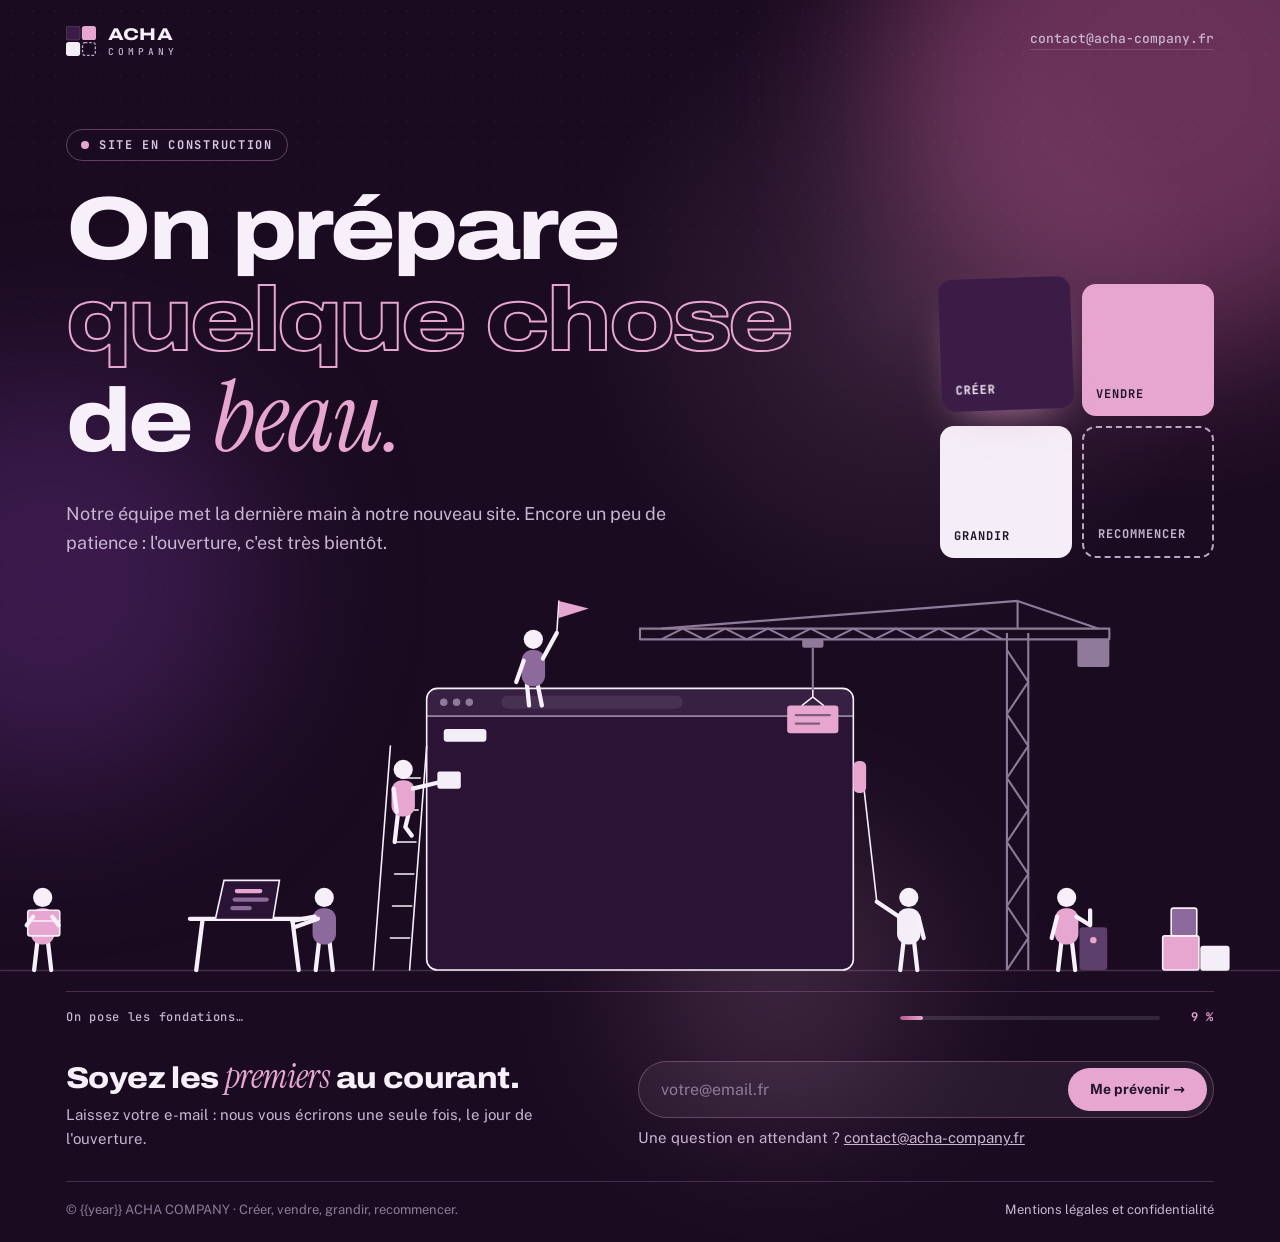
<file: src/bientot/index.html>
<!doctype html>
<html lang="fr">
<head>
<meta charset="utf-8">
<meta name="viewport" content="width=device-width, initial-scale=1, viewport-fit=cover">
<title>ACHA COMPANY · Bientôt</title>
<meta name="description" content="Créer, vendre, grandir, recommencer. Le site d'ACHA COMPANY est en construction : revenez très bientôt.">
<meta property="og:title" content="ACHA COMPANY · Bientôt">
<meta property="og:description" content="Créer, vendre, grandir, recommencer. Notre site est en construction.">
<meta property="og:type" content="website">
<meta name="theme-color" content="#1a0b20">
<link rel="icon" href="/assets/favicon.svg" type="image/svg+xml">
<link rel="preconnect" href="https://fonts.googleapis.com">
<link rel="preconnect" href="https://fonts.gstatic.com" crossorigin>
<link rel="stylesheet" href="https://fonts.googleapis.com/css2?family=Archivo:wdth,wght@62..125,400..900&family=Public+Sans:wght@400;500;600&family=JetBrains+Mono:wght@500;700&family=Instrument+Serif:ital@0;1&display=swap">
<style>
/* Page « bientôt » : toujours sombre, prune et orchidée. */
:root {
  --bg: #1a0b20; --bg-2: #2b1335; --plum: #3b1c47; --orchid: #e7a6d0; --orchid-2: #b8578f;
  --text: #f7eff9; --text-2: #c9b5d2; --mute: #8f7a99; --line: rgba(231,166,208,.22);
  --f-display: "Archivo", "Helvetica Neue", Arial, sans-serif;
  --f-body: "Public Sans", system-ui, -apple-system, "Segoe UI", sans-serif;
  --f-mono: "JetBrains Mono", ui-monospace, Menlo, monospace;
  --f-serif: "Instrument Serif", Georgia, serif;
  color-scheme: dark;
}
* { box-sizing: border-box; margin: 0; padding: 0; }
html, body { min-height: 100%; }
body { background: var(--bg); color: var(--text); font: 400 16px/1.6 var(--f-body); -webkit-font-smoothing: antialiased; overflow-x: hidden; }
a { color: inherit; }
:focus-visible { outline: 2px solid var(--orchid); outline-offset: 3px; border-radius: 4px; }

.page { position: relative; min-height: 100svh; display: flex; flex-direction: column; isolation: isolate; overflow: hidden; }
.page::after { content: ""; position: absolute; inset: 0; z-index: -1; pointer-events: none;
  background: radial-gradient(460px circle at var(--mx, 70%) var(--my, 25%), rgba(231,166,208,.14), transparent 70%); }
.blobs { position: absolute; inset: 0; z-index: -2; pointer-events: none; }
.blobs i { position: absolute; border-radius: 50%; filter: blur(80px); opacity: .5; }
.blobs i:nth-child(1) { width: 560px; height: 560px; background: var(--orchid-2); right: -160px; top: -200px; animation: drift 18s ease-in-out infinite alternate; }
.blobs i:nth-child(2) { width: 420px; height: 420px; background: #5b2a78; left: -160px; top: 30%; animation: drift 22s ease-in-out infinite alternate-reverse; }
.blobs i:nth-child(3) { width: 280px; height: 280px; background: var(--orchid); left: 50%; bottom: 10%; opacity: .18; animation: drift 15s ease-in-out infinite alternate; }
@keyframes drift { to { transform: translate(-60px, 50px) scale(1.15); } }
.grain { position: absolute; inset: 0; z-index: -1; pointer-events: none; opacity: .5;
  background-image: radial-gradient(rgba(247,239,249,.07) 1px, transparent 1px); background-size: 22px 22px;
  mask-image: linear-gradient(to bottom, #000, transparent 70%); -webkit-mask-image: linear-gradient(to bottom, #000, transparent 70%); }

.wrap { width: 100%; max-width: 1180px; margin-inline: auto; padding-inline: max(16px, env(safe-area-inset-left, 0px)); }

/* en-tête */
.top { display: flex; align-items: center; justify-content: space-between; gap: 16px; padding-top: 26px; }
.logo { display: inline-flex; align-items: center; gap: 12px; text-decoration: none; }
.logo svg { width: 30px; height: 30px; }
.logo b { display: block; font: 800 17px/1 var(--f-display); font-stretch: 125%; letter-spacing: .01em; }
.logo span { display: block; margin-top: 4px; font: 500 9.5px/1 var(--f-mono); letter-spacing: .42em; color: var(--text-2); }
.mail { font: 500 13px/1 var(--f-mono); color: var(--text-2); text-decoration: none; border-bottom: 1px solid var(--line); padding-bottom: 4px; transition: color .2s, border-color .2s; }
.mail:hover { color: var(--orchid); border-color: var(--orchid); }

/* titre */
.hero { padding-top: clamp(40px, 8vh, 88px); display: grid; grid-template-columns: minmax(0, 1fr) auto; gap: 40px; align-items: end; }
.kicker { display: inline-flex; align-items: center; gap: 10px; font: 700 12px/1 var(--f-mono); letter-spacing: .14em; text-transform: uppercase; color: #d9c4e1;
  border: 1px solid rgba(231,166,208,.35); border-radius: 999px; padding: 9px 14px; }
.pulse { width: 8px; height: 8px; border-radius: 50%; background: var(--orchid); animation: pulse 2s infinite; }
@keyframes pulse { 0% { box-shadow: 0 0 0 0 rgba(231,166,208,.6); } 70% { box-shadow: 0 0 0 10px rgba(231,166,208,0); } 100% { box-shadow: 0 0 0 0 rgba(231,166,208,0); } }
h1 { margin-top: 26px; font: 800 clamp(40px, 7vw, 96px)/.95 var(--f-display); font-stretch: 118%; letter-spacing: -.035em; }
h1 .ln { display: block; overflow: hidden; padding-bottom: .07em; }
h1 .ln > span { display: inline-block; animation: up .9s cubic-bezier(.2,.8,.2,1) both; }
h1 .ln:nth-child(2) > span { animation-delay: .12s; }
h1 .ln:nth-child(3) > span { animation-delay: .24s; }
@keyframes up { from { transform: translateY(105%); } }
h1 .outline { color: transparent; -webkit-text-stroke: 2px var(--orchid); }
h1 .word { position: relative; display: inline-block; font: italic 400 1.1em/1 var(--f-serif); letter-spacing: -.01em; color: var(--orchid); }
h1 .word span { display: inline-block; transition: transform .55s cubic-bezier(.2,.8,.2,1), opacity .55s; }
h1 .word span.out { transform: translateY(-60%); opacity: 0; }
h1 .word span.in { transform: translateY(60%); opacity: 0; transition: none; }
.lead { margin-top: 26px; max-width: 34em; font-size: 18px; line-height: 1.6; color: var(--text-2); }

/* logo-slogan : un mot par case */
.tiles { display: grid; grid-template-columns: repeat(2, 132px); gap: 10px; }
.tiles li { list-style: none; height: 132px; border-radius: 14px; padding: 14px; display: flex; align-items: flex-end;
  font: 700 12px/1.2 var(--f-mono); letter-spacing: .08em; text-transform: uppercase; transition: transform .5s cubic-bezier(.2,.8,.2,1), box-shadow .5s; }
.tiles li:nth-child(1) { background: var(--plum); color: var(--text); box-shadow: inset 0 0 0 1px rgba(247,239,249,.16); }
.tiles li:nth-child(2) { background: var(--orchid); color: #22142a; }
.tiles li:nth-child(3) { background: #f4eef8; color: #22142a; }
.tiles li:nth-child(4) { border: 2px dashed #b9a7c0; color: var(--text-2); }
.tiles li.on { transform: translateY(-6px) rotate(-2deg); box-shadow: 0 18px 40px -18px rgba(231,166,208,.7); }

/* chantier */
.site { position: relative; margin-top: auto; padding-top: 28px; }
.scene { position: relative; width: 100%; overflow: hidden; }
.scene svg { display: block; width: max(100%, 640px); height: auto; position: relative; left: 50%; transform: translateX(-50%); overflow: visible; }
.scene svg * { transform-box: fill-box; }
.s-ground { stroke: var(--line); stroke-width: 1.5; }
.limb { fill: none; stroke: var(--text); stroke-width: 4; stroke-linecap: round; stroke-linejoin: round; }
.head { fill: var(--text); }
.thin { fill: none; stroke: var(--text); stroke-width: 1.5; stroke-linecap: round; }
.frame { fill: var(--bg-2); stroke: var(--text); stroke-width: 1.5; }
.bar-t { fill: rgba(247,239,249,.06); }
.dot { fill: var(--mute); }
.crane { fill: none; stroke: var(--mute); stroke-width: 2; stroke-linejoin: round; }
.crane-s { fill: var(--mute); }
.b-or { fill: var(--orchid); } .b-pl { fill: #8d6a9c; } .b-li { fill: rgba(247,239,249,.85); } .b-mu { fill: #5d3f6b; }
.box { fill: var(--orchid); stroke: var(--text); stroke-width: 1.5; }

/* pièces du site, posées une par une */
.pc { opacity: 0; transform: translateY(-18px) scale(.9); transform-origin: 50% 100%; transition: opacity .45s, transform .6s cubic-bezier(.3,1.6,.5,1); }
.pc.on { opacity: 1; transform: none; }
.reset .pc { transition: opacity .6s; }

@media (prefers-reduced-motion: no-preference) {
  .bob { animation: bob 2.4s ease-in-out infinite; }
  .f2 .bob, .f4 .bob { animation-delay: -1.2s; }
  .place { transform-origin: 0 0; animation: place 2.8s ease-in-out infinite; }
  .type { transform-origin: 100% 0; animation: type .45s ease-in-out infinite alternate; }
  .type.t2 { animation-delay: -.22s; }
  .code { transform-origin: 0 50%; animation: code 2.4s steps(6) infinite; }
  .code.c2 { animation-delay: .8s; } .code.c3 { animation-delay: 1.6s; }
  .trolley { animation: trolley 9s ease-in-out infinite; }
  .cable { transform-origin: 50% 0; animation: cable 9s ease-in-out infinite; }
  .load { animation: load 9s ease-in-out infinite; }
  .lever { transform-origin: 0 100%; animation: lever 9s ease-in-out infinite; }
  .roller { transform-origin: 0 100%; animation: roll 2.2s ease-in-out infinite; }
  .wave { transform-origin: 0 100%; animation: wave 1.6s ease-in-out infinite; }
  .legs { transform-origin: 50% 0; animation: swing 1.6s ease-in-out infinite alternate; }
  .walker { animation: cross 11s linear infinite; }
  .walker .bob { animation: walk .45s ease-in-out infinite alternate; }
  .spark { opacity: 0; transform-origin: 50% 50%; animation: spark 3.6s ease-out infinite; }
  .sp2 { animation-delay: 1.2s; } .sp3 { animation-delay: 2.4s; }
  .flag { transform-origin: 0 50%; animation: flag 1.2s ease-in-out infinite alternate; }
}
@keyframes bob { 50% { transform: translateY(-2px); } }
@keyframes place { 0%, 100% { transform: rotate(0); } 45%, 60% { transform: rotate(-16deg); } }
@keyframes type { to { transform: rotate(-10deg); } }
@keyframes code { 0% { transform: scaleX(.1); } 100% { transform: scaleX(1); } }
@keyframes trolley { 0%, 100% { transform: translateX(0); } 30%, 70% { transform: translateX(-110px); } }
@keyframes cable { 0%, 30% { transform: scaleY(1); } 45%, 55% { transform: scaleY(2.2); } 70%, 100% { transform: scaleY(1); } }
@keyframes load { 0%, 30% { transform: translateY(0); } 45%, 55% { transform: translateY(66px); } 70%, 100% { transform: translateY(0); } }
@keyframes lever { 0%, 100% { transform: rotate(14deg); } 30%, 70% { transform: rotate(-14deg); } }
@keyframes roll { 0%, 100% { transform: rotate(0); } 50% { transform: rotate(12deg); } }
@keyframes wave { 0%, 100% { transform: rotate(0); } 50% { transform: rotate(-28deg); } }
@keyframes swing { from { transform: rotate(-8deg); } to { transform: rotate(10deg); } }
@keyframes cross { 0% { transform: translateX(0); opacity: 0; } 8% { opacity: 1; } 88% { opacity: 1; } 100% { transform: translateX(230px); opacity: 0; } }
@keyframes walk { from { transform: translateY(0); } to { transform: translateY(-3px); } }
@keyframes spark { 0% { opacity: 0; transform: scale(.3) rotate(0); } 25% { opacity: 1; transform: scale(1) rotate(45deg); } 60% { opacity: 0; transform: scale(.6) rotate(90deg); } 100% { opacity: 0; } }
@keyframes flag { from { transform: skewY(-6deg) scaleX(.94); } to { transform: skewY(6deg) scaleX(1); } }

/* barre d'avancement */
.progress { display: flex; align-items: center; gap: 16px; padding: 18px 0 0; border-top: 1px solid var(--line); font: 500 12px/1.3 var(--f-mono); letter-spacing: .06em; color: var(--text-2); }
.progress .step { flex: 1; min-width: 0; white-space: nowrap; overflow: hidden; text-overflow: ellipsis; }
.progress .track { flex: 0 1 260px; height: 4px; border-radius: 4px; background: rgba(247,239,249,.12); overflow: hidden; }
.progress .fill { display: block; height: 100%; width: 0; background: linear-gradient(90deg, var(--orchid-2), var(--orchid)); border-radius: 4px; transition: width .6s ease; }
.progress .pct { width: 3.2em; text-align: right; color: var(--orchid); font-weight: 700; }

/* prévenir */
.notify { display: grid; grid-template-columns: minmax(0, 1fr) minmax(0, 1.1fr); gap: 28px 48px; align-items: center; padding: 34px 0 30px; }
.notify h2 { font: 800 clamp(22px, 2.6vw, 30px)/1.1 var(--f-display); font-stretch: 112%; letter-spacing: -.02em; }
.notify h2 em { font: italic 400 1.12em/1 var(--f-serif); color: var(--orchid); }
.notify p { margin-top: 8px; color: var(--text-2); font-size: 15px; }
form { position: relative; display: flex; gap: 8px; padding: 6px; border-radius: 999px; background: rgba(247,239,249,.06); border: 1px solid rgba(231,166,208,.3); transition: border-color .2s; }
form:focus-within { border-color: var(--orchid); }
form input[type=email] { flex: 1; min-width: 0; background: none; border: 0; color: var(--text); font: 400 16px var(--f-body); padding: 12px 16px; outline: none; }
form input::placeholder { color: var(--mute); }
form button { border: 0; border-radius: 999px; background: var(--orchid); color: #22142a; font: 700 14px/1 var(--f-body); padding: 0 22px; cursor: pointer; white-space: nowrap; transition: transform .2s, background .2s; }
form button:hover { background: #f1c3e1; transform: translateX(2px); }
form button:disabled { opacity: .6; cursor: wait; }
.hp { position: absolute; left: -9999px; }
.done { display: none; font-size: 15px; color: var(--text); padding: 14px 4px; }
.done b { color: var(--orchid); }
.sent form { display: none; } .sent .done { display: block; }
.fine { margin-top: 10px; font-size: 12.5px; color: var(--mute); }

footer { display: flex; flex-wrap: wrap; justify-content: space-between; gap: 10px 24px; padding: 18px 0 max(22px, env(safe-area-inset-bottom, 0px)); border-top: 1px solid var(--line); font-size: 13px; color: var(--mute); }
footer a { color: var(--text-2); text-decoration: none; }
footer a:hover { color: var(--orchid); }

@media (max-width: 860px) {
  .hero { grid-template-columns: 1fr; gap: 28px; }
  .tiles { grid-template-columns: repeat(4, minmax(0, 1fr)); gap: 8px; }
  .tiles li { height: auto; aspect-ratio: 1; padding: 9px; font-size: 9.5px; letter-spacing: .04em; border-radius: 10px; }
  .notify { grid-template-columns: 1fr; }
  .mail { display: none; }
  .lead { font-size: 16px; }
}
@media (max-width: 420px) {
  form { flex-direction: column; border-radius: 18px; }
  form button { padding: 14px; }
  .progress .track { flex-basis: 90px; }
}
@media (prefers-reduced-motion: reduce) {
  *, *::before, *::after { animation: none !important; transition: none !important; }
  .pc { opacity: 1; transform: none; }
}
</style>
</head>
<body>
<div class="page" id="page">
  <div class="blobs" aria-hidden="true"><i></i><i></i><i></i></div>
  <div class="grain" aria-hidden="true"></div>

  <header class="wrap top">
    <a class="logo" href="/" aria-label="ACHA COMPANY">
      <svg viewBox="0 0 34 34" aria-hidden="true"><rect width="16" height="16" rx="3" fill="#3b1c47" stroke="rgba(247,239,249,.25)" stroke-width=".8"/><rect x="18" width="16" height="16" rx="3" fill="#e7a6d0"/><rect y="18" width="16" height="16" rx="3" fill="#f4eef8"/><rect x="18.75" y="18.75" width="14.5" height="14.5" rx="2.5" fill="none" stroke="#b9a7c0" stroke-width="1.5" stroke-dasharray="3 2"/></svg>
      <div><b>ACHA</b><span>COMPANY</span></div>
    </a>
    <a class="mail" href="mailto:contact@acha-company.fr">contact@acha-company.fr</a>
  </header>

  <main id="contenu">
    <section class="wrap hero">
      <div>
        <p class="kicker"><span class="pulse" aria-hidden="true"></span>Site en construction</p>
        <h1 aria-label="On prépare quelque chose de beau.">
          <span class="ln" aria-hidden="true"><span>On prépare</span></span>
          <span class="ln" aria-hidden="true"><span class="outline">quelque chose</span></span>
          <span class="ln" aria-hidden="true"><span>de <span class="word" id="word"><span>beau.</span></span></span></span>
        </h1>
        <p class="lead">Notre équipe met la dernière main à notre nouveau site. Encore un peu de patience&nbsp;: l'ouverture, c'est très bientôt.</p>
      </div>
      <ul class="tiles" id="tiles" aria-label="Créer, vendre, grandir, recommencer.">
        <li>Créer</li><li>Vendre</li><li>Grandir</li><li>Recom&shy;mencer</li>
      </ul>
    </section>

    <section class="site" aria-label="Petits personnages en train de construire le site">
      <div class="scene" aria-hidden="true">
        <svg viewBox="0 0 1200 380" focusable="false">
          <path d="M0 360.5 H1200" class="s-ground"/>

          <!-- grutier -->
          <g class="f4" transform="translate(1000 360)"><g class="bob">
            <rect x="12" y="-40" width="26" height="40" rx="3" fill="#5d3f6b"/>
            <circle cx="25" cy="-28" r="3" class="b-or"/>
            <path d="M-5 -26 L-8 0 M5 -26 L8 0" class="limb"/>
            <rect x="-11" y="-58" width="22" height="34" rx="10" fill="#e7a6d0"/>
            <circle cy="-68" r="9" class="head"/>
            <g class="lever"><path d="M9 -50 L22 -42 L22 -56" class="limb"/></g>
            <path d="M-9 -50 L-14 -30" class="limb"/>
          </g></g>

          <!-- la fenêtre du site -->
          <rect x="400" y="96" width="400" height="264" rx="10" class="frame"/>
          <path d="M400 106 a10 10 0 0 1 10 -10 H790 a10 10 0 0 1 10 10 V122 H400 Z" class="bar-t"/>
          <path d="M400 122 H800" class="thin" opacity=".5"/>
          <circle cx="416" cy="109" r="3.5" class="dot"/><circle cx="428" cy="109" r="3.5" class="dot"/><circle cx="440" cy="109" r="3.5" class="dot"/>
          <rect x="470" y="103" width="170" height="12" rx="6" fill="rgba(247,239,249,.08)"/>
          <g id="pieces">
            <rect class="pc" x="416" y="134" width="40" height="12" rx="3" fill="#f4eef8"/>
            <rect class="pc" x="600" y="137" width="184" height="6" rx="3" fill="#8d6a9c"/>
            <rect class="pc" x="416" y="158" width="220" height="88" rx="6" fill="#e7a6d0"/>
            <rect class="pc" x="650" y="162" width="134" height="12" rx="3" fill="#f4eef8"/>
            <rect class="pc" x="650" y="182" width="106" height="8" rx="3" fill="#8d6a9c"/>
            <rect class="pc" x="650" y="196" width="122" height="8" rx="3" fill="#8d6a9c"/>
            <rect class="pc" x="650" y="222" width="64" height="20" rx="10" fill="#e7a6d0"/>
            <rect class="pc" x="416" y="260" width="112" height="78" rx="6" fill="#5d3f6b"/>
            <rect class="pc" x="544" y="260" width="112" height="78" rx="6" fill="#5d3f6b"/>
            <rect class="pc" x="672" y="260" width="112" height="78" rx="6" fill="#5d3f6b"/>
            <path class="pc" d="M430 172 c26-18 54 30 84 8 c22-16 44 10 60 -2 v58 h-144 z" fill="#b8578f" opacity=".6"/>
          </g>

          <!-- grue -->
          <g>
            <path d="M944 360 V44 M964 360 V44 M944 360 L964 330 L944 300 L964 270 L944 240 L964 210 L944 180 L964 150 L944 120 L964 90 L944 60" class="crane"/>
            <path d="M600 40 H1040 V50 H600 Z" class="crane"/>
            <path d="M620 50 L640 40 L660 50 L680 40 L700 50 L720 40 L740 50 L760 40 L780 50 L800 40 L820 50 L840 40 L860 50 L880 40 L900 50 L920 40 L940 50" class="crane"/>
            <path d="M954 40 L954 14 M954 14 L620 40 M954 14 L1030 40" class="crane"/>
            <rect x="1010" y="50" width="30" height="26" rx="2" class="crane-s"/>
            <g class="trolley">
              <rect x="752" y="50" width="20" height="8" rx="2" class="crane-s"/>
              <rect x="761" y="58" width="2" height="40" class="cable" fill="#8f7a99"/>
              <g class="load">
                <path d="M762 98 V104 M752 112 L762 104 L772 112" class="thin"/>
                <rect x="738" y="112" width="48" height="26" rx="3" class="b-or"/>
                <path d="M746 121 H778 M746 129 H768" stroke="#22142a" stroke-width="2" stroke-linecap="round" opacity=".5"/>
              </g>
            </g>
          </g>
          <!-- personnage assis sur la fenêtre, avec un fanion -->
          <g transform="translate(500 96)">
            <g class="legs"><path d="M-6 -4 L-4 16 M4 -4 L8 16" class="limb"/></g>
            <rect x="-11" y="-36" width="22" height="34" rx="10" fill="#8d6a9c"/>
            <circle cy="-46" r="9" class="head"/>
            <path d="M-9 -26 L-16 -6" class="limb"/>
            <g class="wave"><path d="M9 -28 L22 -52" class="limb"/><path d="M22 -52 L24 -82" class="thin" stroke-width="2"/><path class="flag" d="M24 -82 L52 -75 L24 -66 Z" fill="#e7a6d0"/></g>
          </g>

          <!-- échelle + poseur de blocs -->
          <path d="M350 360 L366 150 M384 360 L400 150" class="thin" stroke-width="2.5"/>
          <path d="M366 330 H384 M368 300 H386 M370 270 H388 M372 240 H390 M374 210 H392 M376 180 H394" class="thin" stroke-width="2.5"/>
          <g class="f2" transform="translate(378 240)"><g class="bob">
            <path d="M-5 -26 L-8 0 M5 -26 L2 -14 L8 -6" class="limb"/>
            <rect x="-11" y="-58" width="22" height="34" rx="10" fill="#e7a6d0"/>
            <circle cy="-68" r="9" class="head"/>
            <g class="place"><path d="M9 -50 L34 -56" class="limb"/><rect x="32" y="-66" width="22" height="16" rx="2" fill="#f4eef8"/></g>
            <path d="M-9 -50 L-6 -28" class="limb"/>
          </g></g>

          <!-- développeuse au bureau -->
          <g>
            <path d="M178 312 H286 M190 312 L184 360 M274 312 L280 360" class="limb" stroke-width="3"/>
            <path d="M202 312 L210 276 H262 L256 312" class="frame"/>
            <rect class="code" x="220" y="284" width="26" height="4" rx="2" fill="#e7a6d0"/>
            <rect class="code c2" x="218" y="292" width="34" height="4" rx="2" fill="#8d6a9c"/>
            <rect class="code c3" x="216" y="300" width="20" height="4" rx="2" fill="#8d6a9c"/>
          </g>
          <g class="f1" transform="translate(304 360)"><g class="bob">
            <path d="M-5 -26 L-8 0 M5 -26 L8 0" class="limb"/>
            <rect x="-11" y="-58" width="22" height="34" rx="10" fill="#8d6a9c"/>
            <circle cy="-68" r="9" class="head"/>
            <path d="M-9 -50 L-30 -46" class="limb type"/><path d="M-6 -48 L-28 -40" class="limb type t2"/>
          </g></g>

          <!-- peintre -->
          <g transform="translate(852 360)"><g class="bob">
            <path d="M-5 -26 L-8 0 M5 -26 L8 0" class="limb"/>
            <rect x="-11" y="-58" width="22" height="34" rx="10" fill="#f4eef8"/>
            <circle cy="-68" r="9" class="head"/>
            <g class="roller"><path d="M-9 -50 L-30 -64" class="limb"/><path d="M-30 -64 L-42 -170" class="thin" stroke-width="2.5"/><rect x="-52" y="-196" width="12" height="30" rx="5" fill="#e7a6d0"/></g>
            <path d="M9 -50 L14 -30" class="limb"/>
          </g></g>

          <!-- porteur de cartons -->
          <g class="walker"><g transform="translate(40 360)"><g class="bob">
            <path d="M-5 -26 L-8 0 M5 -26 L8 0" class="limb"/>
            <rect x="-11" y="-58" width="22" height="34" rx="10" fill="#e7a6d0"/>
            <circle cy="-68" r="9" class="head"/>
            <rect x="-14" y="-56" width="30" height="24" rx="2" class="box"/><path d="M-14 -46 H16" class="thin" stroke="#22142a"/>
            <path d="M-9 -50 L-15 -42" class="limb"/><path d="M9 -50 L15 -42" class="limb"/>
          </g></g></g>

          <!-- cartons livrés -->
          <rect x="1090" y="328" width="34" height="32" rx="2" class="box"/>
          <rect x="1126" y="338" width="26" height="22" rx="2" class="box" style="fill:#f4eef8"/>
          <rect x="1098" y="302" width="24" height="26" rx="2" class="box" style="fill:#8d6a9c"/>

          <!-- étincelles -->
          <path class="spark" d="M560 70 l3 9 9 3 -9 3 -3 9 -3 -9 -9 -3 9 -3z" fill="#e7a6d0"/>
          <path class="spark sp2" d="M830 120 l2 6 6 2 -6 2 -2 6 -2 -6 -6 -2 6 -2z" fill="#f4eef8"/>
          <path class="spark sp3" d="M330 120 l3 8 8 3 -8 3 -3 8 -3 -8 -8 -3 8 -3z" fill="#e7a6d0"/>
        </svg>
      </div>
      <div class="wrap">
        <div class="progress" role="status" aria-live="off">
          <span class="step" id="step">On pose les fondations…</span>
          <span class="track" aria-hidden="true"><span class="fill" id="fill"></span></span>
          <span class="pct" id="pct">0&nbsp;%</span>
        </div>

        <div class="notify" id="notify">
          <div>
            <h2>Soyez les <em>premiers</em> au courant.</h2>
            <p>Laissez votre e-mail : nous vous écrirons une seule fois, le jour de l'ouverture.</p>
          </div>
          <div>
            <form name="contact" method="POST" action="/" data-netlify="true" netlify-honeypot="societe-web" id="form">
              <input type="hidden" name="form-name" value="contact">
              <input type="hidden" name="message" value="Souhaite être prévenu(e) de l'ouverture du site.">
              <p class="hp"><label>Ne pas remplir <input name="societe-web" tabindex="-1" autocomplete="off"></label></p>
              <label class="hp" for="mail">Votre e-mail</label>
              <input id="mail" name="email" type="email" autocomplete="email" required placeholder="votre@email.fr">
              <button type="submit">Me prévenir →</button>
            </form>
            <p class="done" role="status"><b>Merci&nbsp;!</b> C'est noté, à très vite.</p>
            <p class="fine">Une question en attendant&nbsp;? <a href="mailto:contact@acha-company.fr">contact@acha-company.fr</a></p>
          </div>
        </div>

        <footer>
          <span>© {{year}} ACHA COMPANY · Créer, vendre, grandir, recommencer.</span>
          <a href="/mentions-legales">Mentions légales et confidentialité</a>
        </footer>
      </div>
    </section>
  </main>
</div>

<script>
(function () {
  var still = window.matchMedia("(prefers-reduced-motion: reduce)").matches;
  var page = document.getElementById("page");

  // halo qui suit la souris
  page.addEventListener("pointermove", function (e) {
    page.style.setProperty("--mx", e.clientX + "px");
    page.style.setProperty("--my", e.clientY + "px");
  });

  // mot qui change dans le titre
  var words = ["beau.", "solide.", "élégant.", "nouveau."], wi = 0, word = document.getElementById("word");
  // un mot par case du logo, à tour de rôle
  var tiles = document.querySelectorAll("#tiles li"), ti = 0;

  // le site se construit pièce par pièce
  var pieces = document.querySelectorAll("#pieces .pc"), svg = document.querySelector(".scene svg");
  var steps = ["On pose les fondations…", "On dessine les pages…", "On choisit les couleurs…", "On écrit les textes…", "On peaufine les détails…", "Presque prêt…"];
  var stepEl = document.getElementById("step"), fill = document.getElementById("fill"), pct = document.getElementById("pct");
  var n = 0;

  function show(k) {
    var p = Math.round(k / pieces.length * 96);
    fill.style.width = p + "%";
    pct.textContent = p + " %";
    stepEl.textContent = steps[Math.min(steps.length - 1, Math.floor(k / pieces.length * steps.length))];
  }

  // envoi du formulaire sans quitter la page
  var form = document.getElementById("form");
  form.addEventListener("submit", function (e) {
    e.preventDefault();
    var btn = form.querySelector("button");
    btn.disabled = true;
    fetch("/", { method: "POST", headers: { "Content-Type": "application/x-www-form-urlencoded" }, body: new URLSearchParams(new FormData(form)).toString() })
      .then(function (r) { if (!r.ok) throw r; document.getElementById("notify").classList.add("sent"); })
      .catch(function () { btn.disabled = false; window.location.href = "mailto:contact@acha-company.fr?subject=Me%20pr%C3%A9venir%20de%20l%27ouverture"; });
  });

  if (still) { pieces.forEach(function (p) { p.classList.add("on"); }); show(pieces.length); return; }

  setInterval(function () {
    var cur = word.firstElementChild;
    cur.classList.add("out");
    setTimeout(function () {
      wi = (wi + 1) % words.length;
      var s = document.createElement("span");
      s.className = "in"; s.textContent = words[wi];
      word.replaceChild(s, cur);
      s.getBoundingClientRect();
      s.className = "";
    }, 450);
  }, 2600);

  setInterval(function () {
    tiles.forEach(function (t, i) { t.classList.toggle("on", i === ti); });
    ti = (ti + 1) % tiles.length;
  }, 1300);

  function tick() {
    if (n < pieces.length) {
      pieces[n].classList.add("on");
      n++; show(n);
      setTimeout(tick, 900);
    } else {
      setTimeout(function () {
        svg.classList.add("reset");
        pieces.forEach(function (p) { p.classList.remove("on"); });
        n = 0; show(0);
        setTimeout(function () { svg.classList.remove("reset"); tick(); }, 900);
      }, 3200);
    }
  }
  setTimeout(tick, 700);

})();
</script>
</body>
</html>
</file>
